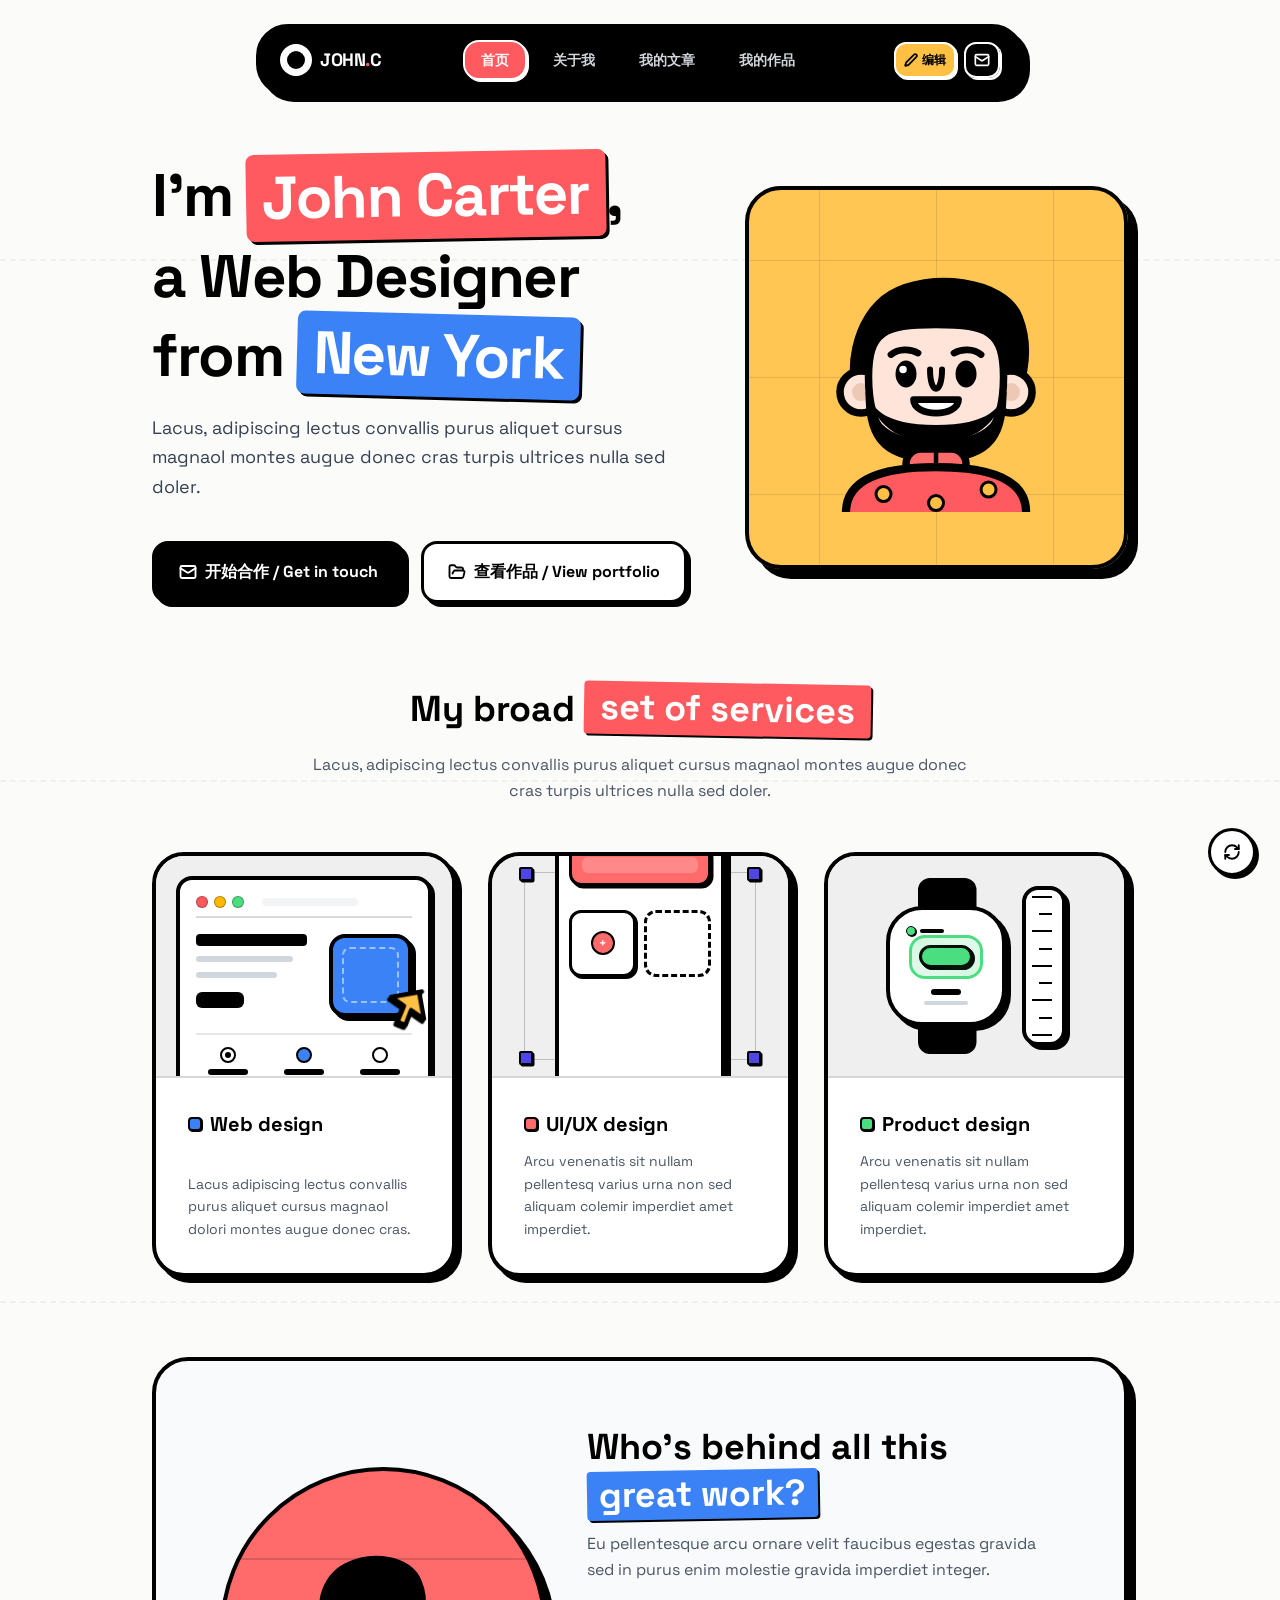
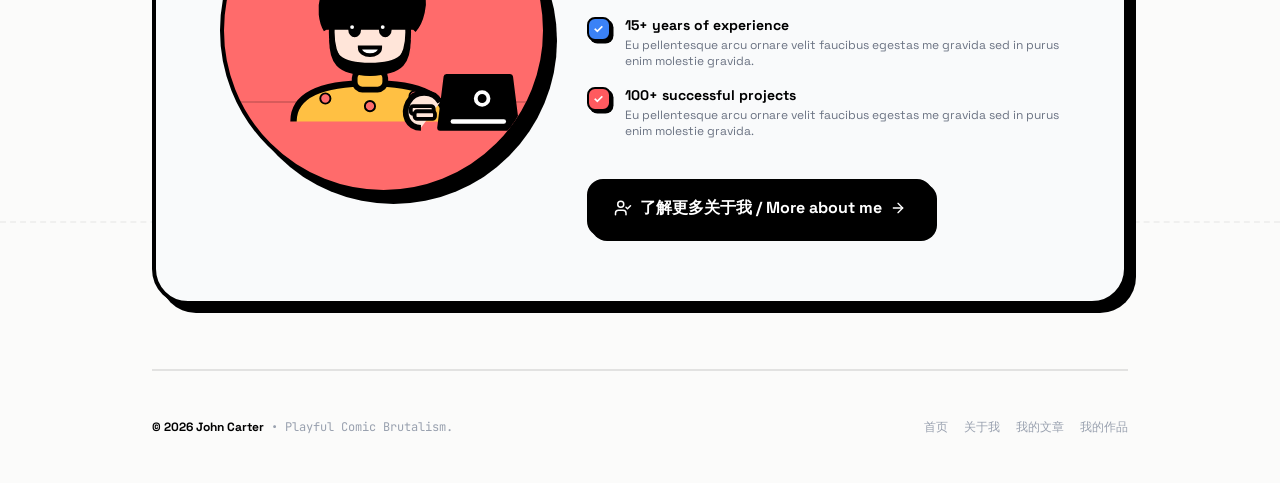
<file: docs/index.html>
<!doctype html>
<html lang="en">
  <head>
    <meta charset="UTF-8" />
    <meta name="viewport" content="width=device-width, initial-scale=1.0" />
    <title>沐枫-AI职业外脑</title>
    <script type="module" crossorigin src="./assets/index-CQVCyjYq.js"></script>
    <link rel="stylesheet" crossorigin href="./assets/index-CbfwRz4N.css">
  </head>
  <body>
    <div id="root"></div>
  </body>
</html>
</file>
<file: docs/assets/index-CbfwRz4N.css>
@import"https://fonts.googleapis.com/css2?family=Space+Grotesk:wght@400;500;700;900&family=Inter:wght@400;500;600;700;800&family=JetBrains+Mono:wght@400;500;700&display=swap";/*! tailwindcss v4.3.3 | MIT License | https://tailwindcss.com */@layer properties{@supports (((-webkit-hyphens:none)) and (not (margin-trim:inline))) or ((-moz-orient:inline) and (not (color:rgb(from red r g b)))){*,:before,:after,::backdrop{--tw-translate-x:0;--tw-translate-y:0;--tw-translate-z:0;--tw-scale-x:1;--tw-scale-y:1;--tw-scale-z:1;--tw-rotate-x:initial;--tw-rotate-y:initial;--tw-rotate-z:initial;--tw-skew-x:initial;--tw-skew-y:initial;--tw-space-y-reverse:0;--tw-border-style:solid;--tw-gradient-position:initial;--tw-gradient-from:#0000;--tw-gradient-via:#0000;--tw-gradient-to:#0000;--tw-gradient-stops:initial;--tw-gradient-via-stops:initial;--tw-gradient-from-position:0%;--tw-gradient-via-position:50%;--tw-gradient-to-position:100%;--tw-leading:initial;--tw-font-weight:initial;--tw-tracking:initial;--tw-shadow:0 0 #0000;--tw-shadow-color:initial;--tw-shadow-alpha:100%;--tw-inset-shadow:0 0 #0000;--tw-inset-shadow-color:initial;--tw-inset-shadow-alpha:100%;--tw-ring-color:initial;--tw-ring-shadow:0 0 #0000;--tw-inset-ring-color:initial;--tw-inset-ring-shadow:0 0 #0000;--tw-ring-inset:initial;--tw-ring-offset-width:0px;--tw-ring-offset-color:#fff;--tw-ring-offset-shadow:0 0 #0000;--tw-blur:initial;--tw-brightness:initial;--tw-contrast:initial;--tw-grayscale:initial;--tw-hue-rotate:initial;--tw-invert:initial;--tw-opacity:initial;--tw-saturate:initial;--tw-sepia:initial;--tw-drop-shadow:initial;--tw-drop-shadow-color:initial;--tw-drop-shadow-alpha:100%;--tw-drop-shadow-size:initial;--tw-backdrop-blur:initial;--tw-backdrop-brightness:initial;--tw-backdrop-contrast:initial;--tw-backdrop-grayscale:initial;--tw-backdrop-hue-rotate:initial;--tw-backdrop-invert:initial;--tw-backdrop-opacity:initial;--tw-backdrop-saturate:initial;--tw-backdrop-sepia:initial;--tw-duration:initial}}}@layer theme{:root,:host{--font-sans:"Space Grotesk", "Inter", ui-sans-serif, system-ui, sans-serif;--font-mono:"JetBrains Mono", ui-monospace, SFMono-Regular, monospace;--color-red-50:oklch(97.1% .013 17.38);--color-red-100:oklch(93.6% .032 17.717);--color-red-200:oklch(88.5% .062 18.334);--color-red-300:oklch(80.8% .114 19.571);--color-red-500:oklch(63.7% .237 25.331);--color-red-600:oklch(57.7% .245 27.325);--color-green-50:oklch(98.2% .018 155.826);--color-green-400:oklch(79.2% .209 151.711);--color-green-600:oklch(62.7% .194 149.214);--color-gray-50:oklch(98.5% .002 247.839);--color-gray-100:oklch(96.7% .003 264.542);--color-gray-200:oklch(92.8% .006 264.531);--color-gray-300:oklch(87.2% .01 258.338);--color-gray-400:oklch(70.7% .022 261.325);--color-gray-500:oklch(55.1% .027 264.364);--color-gray-600:oklch(44.6% .03 256.802);--color-gray-700:oklch(37.3% .034 259.733);--color-gray-800:oklch(27.8% .033 256.848);--color-gray-900:oklch(21% .034 264.665);--color-zinc-900:oklch(21% .006 285.885);--color-black:#000;--color-white:#fff;--spacing:.25rem;--container-xs:20rem;--container-lg:32rem;--container-xl:36rem;--container-2xl:42rem;--container-3xl:48rem;--container-5xl:64rem;--text-xs:.75rem;--text-xs--line-height:calc(1 / .75);--text-sm:.875rem;--text-sm--line-height:calc(1.25 / .875);--text-base:1rem;--text-base--line-height: 1.5 ;--text-lg:1.125rem;--text-lg--line-height:calc(1.75 / 1.125);--text-xl:1.25rem;--text-xl--line-height:calc(1.75 / 1.25);--text-2xl:1.5rem;--text-2xl--line-height:calc(2 / 1.5);--text-3xl:1.875rem;--text-3xl--line-height: 1.2 ;--text-4xl:2.25rem;--text-4xl--line-height:calc(2.5 / 2.25);--text-5xl:3rem;--text-5xl--line-height:1;--text-6xl:3.75rem;--text-6xl--line-height:1;--font-weight-normal:400;--font-weight-medium:500;--font-weight-bold:700;--font-weight-extrabold:800;--font-weight-black:900;--tracking-tight:-.025em;--tracking-wider:.05em;--tracking-widest:.1em;--leading-tight:1.25;--leading-snug:1.375;--leading-normal:1.5;--leading-relaxed:1.625;--radius-xs:.125rem;--radius-sm:.25rem;--radius-md:.375rem;--radius-lg:.5rem;--radius-xl:.75rem;--radius-2xl:1rem;--radius-3xl:1.5rem;--animate-spin:spin 1s linear infinite;--animate-pulse:pulse 2s cubic-bezier(.4, 0, .6, 1) infinite;--blur-xs:4px;--default-transition-duration:.15s;--default-transition-timing-function:cubic-bezier(.4, 0, .2, 1);--default-font-family:var(--font-sans);--default-mono-font-family:var(--font-mono)}}@layer base{*,:after,:before,::backdrop{box-sizing:border-box;border:0 solid;margin:0;padding:0}::file-selector-button{box-sizing:border-box;border:0 solid;margin:0;padding:0}html,:host{-webkit-text-size-adjust:100%;-moz-tab-size:4;tab-size:4;line-height:1.5;font-family:var(--default-font-family,-apple-system, BlinkMacSystemFont, "Segoe UI", Roboto, "Helvetica Neue", "Noto Sans", Arial, sans-serif, "Apple Color Emoji", "Segoe UI Emoji", "Segoe UI Symbol", "Noto Color Emoji");font-feature-settings:var(--default-font-feature-settings,normal);font-variation-settings:var(--default-font-variation-settings,normal);-webkit-tap-highlight-color:transparent}hr{height:0;color:inherit;border-top-width:1px}abbr:where([title]){-webkit-text-decoration:underline dotted;text-decoration:underline dotted}h1,h2,h3,h4,h5,h6{font-size:inherit;font-weight:inherit}a{color:inherit;-webkit-text-decoration:inherit;text-decoration:inherit}b,strong{font-weight:bolder}code,kbd,samp,pre{font-family:var(--default-mono-font-family,ui-monospace, SFMono-Regular, Menlo, Monaco, Consolas, "Liberation Mono", "Courier New", monospace);font-feature-settings:var(--default-mono-font-feature-settings,normal);font-variation-settings:var(--default-mono-font-variation-settings,normal);font-size:1em}small{font-size:80%}sub,sup{vertical-align:baseline;font-size:75%;line-height:0;position:relative}sub{bottom:-.25em}sup{top:-.5em}table{text-indent:0;border-color:inherit;border-collapse:collapse}:-moz-focusring:where(:not(iframe)){outline:auto}progress{vertical-align:baseline}summary{display:list-item}ol,ul,menu{list-style:none}img,svg,video,canvas,audio,iframe,embed,object{vertical-align:middle;display:block}img,video{max-width:100%;height:auto}button,input,select,optgroup,textarea{font:inherit;font-feature-settings:inherit;font-variation-settings:inherit;letter-spacing:inherit;color:inherit;opacity:1;background-color:#0000;border-radius:0}::file-selector-button{font:inherit;font-feature-settings:inherit;font-variation-settings:inherit;letter-spacing:inherit;color:inherit;opacity:1;background-color:#0000;border-radius:0}:where(select:is([multiple],[size])) optgroup{font-weight:bolder}:where(select:is([multiple],[size])) optgroup option{padding-inline-start:20px}::file-selector-button{margin-inline-end:4px}::placeholder{opacity:1}@supports (not ((-webkit-appearance:-apple-pay-button))) or (contain-intrinsic-size:1px){::placeholder{color:currentColor}@supports (color:color-mix(in lab,red,red)){::placeholder{color:color-mix(in oklab,currentcolor 50%,transparent)}}}textarea{resize:vertical}::-webkit-search-decoration{-webkit-appearance:none}::-webkit-date-and-time-value{min-height:1lh;text-align:inherit}::-webkit-datetime-edit{display:inline-flex}::-webkit-datetime-edit-fields-wrapper{padding:0}::-webkit-datetime-edit{padding-block:0}::-webkit-datetime-edit-year-field{padding-block:0}::-webkit-datetime-edit-month-field{padding-block:0}::-webkit-datetime-edit-day-field{padding-block:0}::-webkit-datetime-edit-hour-field{padding-block:0}::-webkit-datetime-edit-minute-field{padding-block:0}::-webkit-datetime-edit-second-field{padding-block:0}::-webkit-datetime-edit-millisecond-field{padding-block:0}::-webkit-datetime-edit-meridiem-field{padding-block:0}::-webkit-calendar-picker-indicator{line-height:1}:-moz-ui-invalid{box-shadow:none}button,input:where([type=button],[type=reset],[type=submit]){-webkit-appearance:button;-moz-appearance:button;appearance:button}::file-selector-button{-webkit-appearance:button;-moz-appearance:button;appearance:button}::-webkit-inner-spin-button{height:auto}::-webkit-outer-spin-button{height:auto}[hidden]:where(:not([hidden=until-found])){display:none!important}body{color:#1a1a1a;font-family:var(--font-sans);background-color:#fafaf9}}@layer components;@layer utilities{.pointer-events-auto{pointer-events:auto}.pointer-events-none{pointer-events:none}.absolute{position:absolute}.fixed{position:fixed}.relative{position:relative}.sticky{position:sticky}.inset-0{top:0;right:0;bottom:0;left:0}.-top-1\.5{top:calc(var(--spacing) * -1.5)}.top-0{top:0}.top-1\.5{top:calc(var(--spacing) * 1.5)}.top-4{top:calc(var(--spacing) * 4)}.top-\[0\]{top:0}.-right-1\.5{right:calc(var(--spacing) * -1.5)}.right-3{right:calc(var(--spacing) * 3)}.right-6{right:calc(var(--spacing) * 6)}.right-8{right:calc(var(--spacing) * 8)}.-bottom-1\.5{bottom:calc(var(--spacing) * -1.5)}.bottom-4{bottom:calc(var(--spacing) * 4)}.bottom-6{bottom:calc(var(--spacing) * 6)}.bottom-8{bottom:calc(var(--spacing) * 8)}.-left-1\.5{left:calc(var(--spacing) * -1.5)}.-left-\[45px\]{left:-45px}.left-1\/2{left:50%}.left-4{left:calc(var(--spacing) * 4)}.left-8{left:calc(var(--spacing) * 8)}.z-10{z-index:10}.z-20{z-index:20}.z-40{z-index:40}.z-50{z-index:50}.z-\[60\]{z-index:60}.z-\[100\]{z-index:100}.z-\[9999\]{z-index:9999}.col-span-1{grid-column:span 1/span 1}.col-span-5{grid-column:span 5/span 5}.col-span-7{grid-column:span 7/span 7}.col-span-full{grid-column:1/-1}.container{width:100%}@media(min-width:40rem){.container{max-width:40rem}}@media(min-width:48rem){.container{max-width:48rem}}@media(min-width:64rem){.container{max-width:64rem}}@media(min-width:80rem){.container{max-width:80rem}}@media(min-width:96rem){.container{max-width:96rem}}.mx-auto{margin-inline:auto}.-mt-1{margin-top:calc(var(--spacing) * -1)}.mt-0\.5{margin-top:calc(var(--spacing) * .5)}.mt-1{margin-top:var(--spacing)}.mt-2{margin-top:calc(var(--spacing) * 2)}.mt-2\.5{margin-top:calc(var(--spacing) * 2.5)}.mt-4{margin-top:calc(var(--spacing) * 4)}.mt-6{margin-top:calc(var(--spacing) * 6)}.mt-12{margin-top:calc(var(--spacing) * 12)}.mt-auto{margin-top:auto}.-mb-1{margin-bottom:calc(var(--spacing) * -1)}.mb-2{margin-bottom:calc(var(--spacing) * 2)}.ml-3{margin-left:calc(var(--spacing) * 3)}.ml-4{margin-left:calc(var(--spacing) * 4)}.line-clamp-3{-webkit-line-clamp:3;-webkit-box-orient:vertical;display:-webkit-box;overflow:hidden}.contents{display:contents}.flex{display:flex}.grid{display:grid}.hidden{display:none}.inline{display:inline}.inline-block{display:inline-block}.aspect-\[4\/3\]{aspect-ratio:4/3}.aspect-\[9\/18\]{aspect-ratio:9/18}.aspect-square{aspect-ratio:1}.h-1{height:var(--spacing)}.h-1\.5{height:calc(var(--spacing) * 1.5)}.h-1\/2{height:50%}.h-2{height:calc(var(--spacing) * 2)}.h-2\.5{height:calc(var(--spacing) * 2.5)}.h-3{height:calc(var(--spacing) * 3)}.h-3\.5{height:calc(var(--spacing) * 3.5)}.h-3\/4{height:75%}.h-3\/5{height:60%}.h-4{height:calc(var(--spacing) * 4)}.h-4\/5{height:80%}.h-6{height:calc(var(--spacing) * 6)}.h-7{height:calc(var(--spacing) * 7)}.h-8{height:calc(var(--spacing) * 8)}.h-10{height:calc(var(--spacing) * 10)}.h-11\/12{height:91.6667%}.h-12{height:calc(var(--spacing) * 12)}.h-24{height:calc(var(--spacing) * 24)}.h-\[2px\]{height:2px}.h-\[160px\]{height:160px}.h-full{height:100%}.h-screen{height:100vh}.max-h-\[90vh\]{max-height:90vh}.max-h-\[220px\]{max-height:220px}.min-h-\[100px\]{min-height:100px}.min-h-screen{min-height:100vh}.w-1\.5{width:calc(var(--spacing) * 1.5)}.w-1\/2{width:50%}.w-1\/3{width:33.3333%}.w-2\.5{width:calc(var(--spacing) * 2.5)}.w-2\/3{width:66.6667%}.w-3{width:calc(var(--spacing) * 3)}.w-3\.5{width:calc(var(--spacing) * 3.5)}.w-3\/4{width:75%}.w-4{width:calc(var(--spacing) * 4)}.w-4\/5{width:80%}.w-5\/6{width:83.3333%}.w-6{width:calc(var(--spacing) * 6)}.w-7{width:calc(var(--spacing) * 7)}.w-8{width:calc(var(--spacing) * 8)}.w-10{width:calc(var(--spacing) * 10)}.w-11\/12{width:91.6667%}.w-12{width:calc(var(--spacing) * 12)}.w-14{width:calc(var(--spacing) * 14)}.w-16{width:calc(var(--spacing) * 16)}.w-18{width:calc(var(--spacing) * 18)}.w-24{width:calc(var(--spacing) * 24)}.w-\[44px\]{width:44px}.w-\[120px\]{width:120px}.w-\[150px\]{width:150px}.w-\[260px\]{width:260px}.w-auto{width:auto}.w-full{width:100%}.w-screen{width:100vw}.max-w-2xl{max-width:var(--container-2xl)}.max-w-3xl{max-width:var(--container-3xl)}.max-w-5xl{max-width:var(--container-5xl)}.max-w-\[340px\]{max-width:340px}.max-w-\[540px\]{max-width:540px}.max-w-lg{max-width:var(--container-lg)}.max-w-none{max-width:none}.max-w-xl{max-width:var(--container-xl)}.max-w-xs{max-width:var(--container-xs)}.shrink-0{flex-shrink:0}.flex-grow{flex-grow:1}.-translate-x-1\/2{--tw-translate-x: -50% ;translate:var(--tw-translate-x) var(--tw-translate-y)}.translate-x-3{--tw-translate-x:calc(var(--spacing) * 3);translate:var(--tw-translate-x) var(--tw-translate-y)}.translate-x-\[-2px\]{--tw-translate-x:-2px;translate:var(--tw-translate-x) var(--tw-translate-y)}.translate-y-2{--tw-translate-y:calc(var(--spacing) * 2);translate:var(--tw-translate-x) var(--tw-translate-y)}.translate-y-\[-2px\]{--tw-translate-y:-2px;translate:var(--tw-translate-x) var(--tw-translate-y)}.scale-110{--tw-scale-x:110%;--tw-scale-y:110%;--tw-scale-z:110%;scale:var(--tw-scale-x) var(--tw-scale-y)}.rotate-45{rotate:45deg}.rotate-\[-1deg\]{rotate:-1deg}.rotate-\[1\.5deg\]{rotate:1.5deg}.rotate-\[1deg\]{rotate:1deg}.rotate-\[80deg\]{rotate:80deg}.transform{transform:var(--tw-rotate-x,) var(--tw-rotate-y,) var(--tw-rotate-z,) var(--tw-skew-x,) var(--tw-skew-y,)}.animate-pulse{animation:var(--animate-pulse)}.animate-spin{animation:var(--animate-spin)}.cursor-pointer{cursor:pointer}.list-disc{list-style-type:disc}.appearance-none{-webkit-appearance:none;-moz-appearance:none;appearance:none}.grid-cols-1{grid-template-columns:repeat(1,minmax(0,1fr))}.grid-cols-2{grid-template-columns:repeat(2,minmax(0,1fr))}.grid-cols-3{grid-template-columns:repeat(3,minmax(0,1fr))}.grid-cols-12{grid-template-columns:repeat(12,minmax(0,1fr))}.flex-col{flex-direction:column}.flex-wrap{flex-wrap:wrap}.items-center{align-items:center}.items-end{align-items:flex-end}.items-start{align-items:flex-start}.justify-around{justify-content:space-around}.justify-between{justify-content:space-between}.justify-center{justify-content:center}.justify-end{justify-content:flex-end}.justify-start{justify-content:flex-start}.gap-0\.5{gap:calc(var(--spacing) * .5)}.gap-1{gap:var(--spacing)}.gap-1\.5{gap:calc(var(--spacing) * 1.5)}.gap-2{gap:calc(var(--spacing) * 2)}.gap-2\.5{gap:calc(var(--spacing) * 2.5)}.gap-3{gap:calc(var(--spacing) * 3)}.gap-3\.5{gap:calc(var(--spacing) * 3.5)}.gap-4{gap:calc(var(--spacing) * 4)}.gap-6{gap:calc(var(--spacing) * 6)}.gap-8{gap:calc(var(--spacing) * 8)}.gap-10{gap:calc(var(--spacing) * 10)}:where(.space-y-0\.5>:not(:last-child)){--tw-space-y-reverse:0;margin-block-start:calc(calc(var(--spacing) * .5) * var(--tw-space-y-reverse));margin-block-end:calc(calc(var(--spacing) * .5) * calc(1 - var(--tw-space-y-reverse)))}:where(.space-y-1>:not(:last-child)){--tw-space-y-reverse:0;margin-block-start:calc(var(--spacing) * var(--tw-space-y-reverse));margin-block-end:calc(var(--spacing) * calc(1 - var(--tw-space-y-reverse)))}:where(.space-y-1\.5>:not(:last-child)){--tw-space-y-reverse:0;margin-block-start:calc(calc(var(--spacing) * 1.5) * var(--tw-space-y-reverse));margin-block-end:calc(calc(var(--spacing) * 1.5) * calc(1 - var(--tw-space-y-reverse)))}:where(.space-y-2>:not(:last-child)){--tw-space-y-reverse:0;margin-block-start:calc(calc(var(--spacing) * 2) * var(--tw-space-y-reverse));margin-block-end:calc(calc(var(--spacing) * 2) * calc(1 - var(--tw-space-y-reverse)))}:where(.space-y-3>:not(:last-child)){--tw-space-y-reverse:0;margin-block-start:calc(calc(var(--spacing) * 3) * var(--tw-space-y-reverse));margin-block-end:calc(calc(var(--spacing) * 3) * calc(1 - var(--tw-space-y-reverse)))}:where(.space-y-4>:not(:last-child)){--tw-space-y-reverse:0;margin-block-start:calc(calc(var(--spacing) * 4) * var(--tw-space-y-reverse));margin-block-end:calc(calc(var(--spacing) * 4) * calc(1 - var(--tw-space-y-reverse)))}:where(.space-y-6>:not(:last-child)){--tw-space-y-reverse:0;margin-block-start:calc(calc(var(--spacing) * 6) * var(--tw-space-y-reverse));margin-block-end:calc(calc(var(--spacing) * 6) * calc(1 - var(--tw-space-y-reverse)))}:where(.space-y-8>:not(:last-child)){--tw-space-y-reverse:0;margin-block-start:calc(calc(var(--spacing) * 8) * var(--tw-space-y-reverse));margin-block-end:calc(calc(var(--spacing) * 8) * calc(1 - var(--tw-space-y-reverse)))}:where(.space-y-10>:not(:last-child)){--tw-space-y-reverse:0;margin-block-start:calc(calc(var(--spacing) * 10) * var(--tw-space-y-reverse));margin-block-end:calc(calc(var(--spacing) * 10) * calc(1 - var(--tw-space-y-reverse)))}:where(.space-y-12>:not(:last-child)){--tw-space-y-reverse:0;margin-block-start:calc(calc(var(--spacing) * 12) * var(--tw-space-y-reverse));margin-block-end:calc(calc(var(--spacing) * 12) * calc(1 - var(--tw-space-y-reverse)))}:where(.space-y-20>:not(:last-child)){--tw-space-y-reverse:0;margin-block-start:calc(calc(var(--spacing) * 20) * var(--tw-space-y-reverse));margin-block-end:calc(calc(var(--spacing) * 20) * calc(1 - var(--tw-space-y-reverse)))}.overflow-hidden{overflow:hidden}.overflow-x-auto{overflow-x:auto}.overflow-y-auto{overflow-y:auto}.rounded{border-radius:.25rem}.rounded-2xl{border-radius:var(--radius-2xl)}.rounded-3xl{border-radius:var(--radius-3xl)}.rounded-\[24px\]{border-radius:24px}.rounded-\[28px\]{border-radius:28px}.rounded-\[32px\]{border-radius:32px}.rounded-\[36px\]{border-radius:36px}.rounded-full{border-radius:3.40282e38px}.rounded-lg{border-radius:var(--radius-lg)}.rounded-md{border-radius:var(--radius-md)}.rounded-sm{border-radius:var(--radius-sm)}.rounded-xl{border-radius:var(--radius-xl)}.rounded-xs{border-radius:var(--radius-xs)}.rounded-t-3xl{border-top-left-radius:var(--radius-3xl);border-top-right-radius:var(--radius-3xl)}.rounded-t-xl{border-top-left-radius:var(--radius-xl);border-top-right-radius:var(--radius-xl)}.rounded-b-lg{border-bottom-right-radius:var(--radius-lg);border-bottom-left-radius:var(--radius-lg)}.rounded-b-xl{border-bottom-right-radius:var(--radius-xl);border-bottom-left-radius:var(--radius-xl)}.border{border-style:var(--tw-border-style);border-width:1px}.border-2{border-style:var(--tw-border-style);border-width:2px}.border-3{border-style:var(--tw-border-style);border-width:3px}.border-4{border-style:var(--tw-border-style);border-width:4px}.border-\[7px\]{border-style:var(--tw-border-style);border-width:7px}.border-t{border-top-style:var(--tw-border-style);border-top-width:1px}.border-t-2{border-top-style:var(--tw-border-style);border-top-width:2px}.border-t-3{border-top-style:var(--tw-border-style);border-top-width:3px}.border-t-4{border-top-style:var(--tw-border-style);border-top-width:4px}.border-r{border-right-style:var(--tw-border-style);border-right-width:1px}.border-b{border-bottom-style:var(--tw-border-style);border-bottom-width:1px}.border-b-2{border-bottom-style:var(--tw-border-style);border-bottom-width:2px}.border-b-4{border-bottom-style:var(--tw-border-style);border-bottom-width:4px}.border-l-4{border-left-style:var(--tw-border-style);border-left-width:4px}.border-dashed{--tw-border-style:dashed;border-style:dashed}.border-none{--tw-border-style:none;border-style:none}.border-\[\#3B82F6\]{border-color:#3b82f6}.border-\[\#4ADE80\]{border-color:#4ade80}.border-\[\#FF5A5F\]{border-color:#ff5a5f}.border-\[\#FF5A5F\]\/20{border-color:#ff5a5f33}.border-\[\#FF5A5F\]\/40{border-color:#ff5a5f66}.border-black{border-color:var(--color-black)}.border-black\/5{border-color:#0000000d}@supports (color:color-mix(in lab,red,red)){.border-black\/5{border-color:color-mix(in oklab,var(--color-black) 5%,transparent)}}.border-black\/10{border-color:#0000001a}@supports (color:color-mix(in lab,red,red)){.border-black\/10{border-color:color-mix(in oklab,var(--color-black) 10%,transparent)}}.border-black\/15{border-color:#00000026}@supports (color:color-mix(in lab,red,red)){.border-black\/15{border-color:color-mix(in oklab,var(--color-black) 15%,transparent)}}.border-black\/20{border-color:#0003}@supports (color:color-mix(in lab,red,red)){.border-black\/20{border-color:color-mix(in oklab,var(--color-black) 20%,transparent)}}.border-black\/30{border-color:#0000004d}@supports (color:color-mix(in lab,red,red)){.border-black\/30{border-color:color-mix(in oklab,var(--color-black) 30%,transparent)}}.border-gray-100{border-color:var(--color-gray-100)}.border-gray-200{border-color:var(--color-gray-200)}.border-gray-400{border-color:var(--color-gray-400)}.border-red-200{border-color:var(--color-red-200)}.border-red-300{border-color:var(--color-red-300)}.border-transparent{border-color:#0000}.border-white{border-color:var(--color-white)}.border-white\/50{border-color:#ffffff80}@supports (color:color-mix(in lab,red,red)){.border-white\/50{border-color:color-mix(in oklab,var(--color-white) 50%,transparent)}}.bg-\[\#3B82F6\]{background-color:#3b82f6}.bg-\[\#3B82F6\]\/10{background-color:#3b82f61a}.bg-\[\#4ADE80\]{background-color:#4ade80}.bg-\[\#4ADE80\]\/10{background-color:#4ade801a}.bg-\[\#4ADE80\]\/15{background-color:#4ade8026}.bg-\[\#4ADE80\]\/20{background-color:#4ade8033}.bg-\[\#4F46E5\]{background-color:#4f46e5}.bg-\[\#EFEFEF\]{background-color:#efefef}.bg-\[\#FBFBFA\]{background-color:#fbfbfa}.bg-\[\#FF5A5F\]{background-color:#ff5a5f}.bg-\[\#FF5A5F\]\/10{background-color:#ff5a5f1a}.bg-\[\#FF6B6B\]{background-color:#ff6b6b}.bg-\[\#FFB800\]{background-color:#ffb800}.bg-\[\#FFC043\]{background-color:#ffc043}.bg-\[\#FFC043\]\/15{background-color:#ffc04326}.bg-\[\#FFC043\]\/30{background-color:#ffc0434d}.bg-\[\#FFC043\]\/90{background-color:#ffc043e6}.bg-black{background-color:var(--color-black)}.bg-black\/60{background-color:#0009}@supports (color:color-mix(in lab,red,red)){.bg-black\/60{background-color:color-mix(in oklab,var(--color-black) 60%,transparent)}}.bg-gray-50{background-color:var(--color-gray-50)}.bg-gray-100{background-color:var(--color-gray-100)}.bg-gray-200{background-color:var(--color-gray-200)}.bg-gray-300{background-color:var(--color-gray-300)}.bg-gray-600{background-color:var(--color-gray-600)}.bg-gray-900{background-color:var(--color-gray-900)}.bg-green-50{background-color:var(--color-green-50)}.bg-red-50{background-color:var(--color-red-50)}.bg-transparent{background-color:#0000}.bg-white{background-color:var(--color-white)}.bg-white\/20{background-color:#fff3}@supports (color:color-mix(in lab,red,red)){.bg-white\/20{background-color:color-mix(in oklab,var(--color-white) 20%,transparent)}}.bg-white\/50{background-color:#ffffff80}@supports (color:color-mix(in lab,red,red)){.bg-white\/50{background-color:color-mix(in oklab,var(--color-white) 50%,transparent)}}.bg-gradient-to-tr{--tw-gradient-position:to top right in oklab;background-image:linear-gradient(var(--tw-gradient-stops))}.from-transparent{--tw-gradient-from:transparent;--tw-gradient-stops:var(--tw-gradient-via-stops,var(--tw-gradient-position), var(--tw-gradient-from) var(--tw-gradient-from-position), var(--tw-gradient-to) var(--tw-gradient-to-position))}.via-\[\#4ADE80\]\/10{--tw-gradient-via:oklab(80.0349% -.160317 .0862818/.1);--tw-gradient-via-stops:var(--tw-gradient-position), var(--tw-gradient-from) var(--tw-gradient-from-position), var(--tw-gradient-via) var(--tw-gradient-via-position), var(--tw-gradient-to) var(--tw-gradient-to-position);--tw-gradient-stops:var(--tw-gradient-via-stops)}.to-transparent{--tw-gradient-to:transparent;--tw-gradient-stops:var(--tw-gradient-via-stops,var(--tw-gradient-position), var(--tw-gradient-from) var(--tw-gradient-from-position), var(--tw-gradient-to) var(--tw-gradient-to-position))}.p-1{padding:var(--spacing)}.p-1\.5{padding:calc(var(--spacing) * 1.5)}.p-2{padding:calc(var(--spacing) * 2)}.p-2\.5{padding:calc(var(--spacing) * 2.5)}.p-3{padding:calc(var(--spacing) * 3)}.p-4{padding:calc(var(--spacing) * 4)}.p-5{padding:calc(var(--spacing) * 5)}.p-6{padding:calc(var(--spacing) * 6)}.p-8{padding:calc(var(--spacing) * 8)}.px-1{padding-inline:var(--spacing)}.px-1\.5{padding-inline:calc(var(--spacing) * 1.5)}.px-2{padding-inline:calc(var(--spacing) * 2)}.px-2\.5{padding-inline:calc(var(--spacing) * 2.5)}.px-3{padding-inline:calc(var(--spacing) * 3)}.px-4{padding-inline:calc(var(--spacing) * 4)}.px-5{padding-inline:calc(var(--spacing) * 5)}.px-6{padding-inline:calc(var(--spacing) * 6)}.py-0\.5{padding-block:calc(var(--spacing) * .5)}.py-1{padding-block:var(--spacing)}.py-1\.5{padding-block:calc(var(--spacing) * 1.5)}.py-2{padding-block:calc(var(--spacing) * 2)}.py-2\.5{padding-block:calc(var(--spacing) * 2.5)}.py-3{padding-block:calc(var(--spacing) * 3)}.py-3\.5{padding-block:calc(var(--spacing) * 3.5)}.py-4{padding-block:calc(var(--spacing) * 4)}.py-6{padding-block:calc(var(--spacing) * 6)}.py-16{padding-block:calc(var(--spacing) * 16)}.pt-1{padding-top:var(--spacing)}.pt-2{padding-top:calc(var(--spacing) * 2)}.pt-3{padding-top:calc(var(--spacing) * 3)}.pt-4{padding-top:calc(var(--spacing) * 4)}.pt-6{padding-top:calc(var(--spacing) * 6)}.pt-12{padding-top:calc(var(--spacing) * 12)}.pr-1{padding-right:var(--spacing)}.pr-2{padding-right:calc(var(--spacing) * 2)}.pb-1{padding-bottom:var(--spacing)}.pb-1\.5{padding-bottom:calc(var(--spacing) * 1.5)}.pb-2{padding-bottom:calc(var(--spacing) * 2)}.pb-4{padding-bottom:calc(var(--spacing) * 4)}.pb-6{padding-bottom:calc(var(--spacing) * 6)}.pb-12{padding-bottom:calc(var(--spacing) * 12)}.pb-16{padding-bottom:calc(var(--spacing) * 16)}.pl-2{padding-left:calc(var(--spacing) * 2)}.pl-3{padding-left:calc(var(--spacing) * 3)}.pl-5{padding-left:calc(var(--spacing) * 5)}.pl-8{padding-left:calc(var(--spacing) * 8)}.text-center{text-align:center}.text-left{text-align:left}.text-right{text-align:right}.font-mono{font-family:var(--font-mono)}.font-sans{font-family:var(--font-sans)}.text-2xl{font-size:var(--text-2xl);line-height:var(--tw-leading,var(--text-2xl--line-height))}.text-3xl{font-size:var(--text-3xl);line-height:var(--tw-leading,var(--text-3xl--line-height))}.text-4xl{font-size:var(--text-4xl);line-height:var(--tw-leading,var(--text-4xl--line-height))}.text-base{font-size:var(--text-base);line-height:var(--tw-leading,var(--text-base--line-height))}.text-lg{font-size:var(--text-lg);line-height:var(--tw-leading,var(--text-lg--line-height))}.text-sm{font-size:var(--text-sm);line-height:var(--tw-leading,var(--text-sm--line-height))}.text-xl{font-size:var(--text-xl);line-height:var(--tw-leading,var(--text-xl--line-height))}.text-xs{font-size:var(--text-xs);line-height:var(--tw-leading,var(--text-xs--line-height))}.text-\[9px\]{font-size:9px}.text-\[10px\]{font-size:10px}.leading-normal{--tw-leading:var(--leading-normal);line-height:var(--leading-normal)}.leading-relaxed{--tw-leading:var(--leading-relaxed);line-height:var(--leading-relaxed)}.leading-snug{--tw-leading:var(--leading-snug);line-height:var(--leading-snug)}.leading-tight{--tw-leading:var(--leading-tight);line-height:var(--leading-tight)}.font-black{--tw-font-weight:var(--font-weight-black);font-weight:var(--font-weight-black)}.font-bold{--tw-font-weight:var(--font-weight-bold);font-weight:var(--font-weight-bold)}.font-extrabold{--tw-font-weight:var(--font-weight-extrabold);font-weight:var(--font-weight-extrabold)}.font-medium{--tw-font-weight:var(--font-weight-medium);font-weight:var(--font-weight-medium)}.font-normal{--tw-font-weight:var(--font-weight-normal);font-weight:var(--font-weight-normal)}.tracking-tight{--tw-tracking:var(--tracking-tight);letter-spacing:var(--tracking-tight)}.tracking-wider{--tw-tracking:var(--tracking-wider);letter-spacing:var(--tracking-wider)}.tracking-widest{--tw-tracking:var(--tracking-widest);letter-spacing:var(--tracking-widest)}.whitespace-pre-line{white-space:pre-line}.text-\[\#3B82F6\]{color:#3b82f6}.text-\[\#FF5A5F\]{color:#ff5a5f}.text-black{color:var(--color-black)}.text-gray-300{color:var(--color-gray-300)}.text-gray-400{color:var(--color-gray-400)}.text-gray-500{color:var(--color-gray-500)}.text-gray-600{color:var(--color-gray-600)}.text-gray-700{color:var(--color-gray-700)}.text-gray-800{color:var(--color-gray-800)}.text-green-400{color:var(--color-green-400)}.text-green-600{color:var(--color-green-600)}.text-red-500{color:var(--color-red-500)}.text-red-600{color:var(--color-red-600)}.text-white{color:var(--color-white)}.uppercase{text-transform:uppercase}.placeholder-gray-400::placeholder{color:var(--color-gray-400)}.accent-black{accent-color:var(--color-black)}.opacity-4{opacity:.04}.opacity-10{opacity:.1}.opacity-15{opacity:.15}.shadow{--tw-shadow:0 1px 3px 0 var(--tw-shadow-color,#0000001a), 0 1px 2px -1px var(--tw-shadow-color,#0000001a);box-shadow:var(--tw-inset-shadow),var(--tw-inset-ring-shadow),var(--tw-ring-offset-shadow),var(--tw-ring-shadow),var(--tw-shadow)}.shadow-\[-10px_0px_0px_0px_rgba\(0\,0\,0\,1\)\]{--tw-shadow:-10px 0px 0px 0px var(--tw-shadow-color,#000);box-shadow:var(--tw-inset-shadow),var(--tw-inset-ring-shadow),var(--tw-ring-offset-shadow),var(--tw-ring-shadow),var(--tw-shadow)}.shadow-\[0px_2px_4px_rgba\(0\,0\,0\,0\.1\)\]{--tw-shadow:0px 2px 4px var(--tw-shadow-color,#0000001a);box-shadow:var(--tw-inset-shadow),var(--tw-inset-ring-shadow),var(--tw-ring-offset-shadow),var(--tw-ring-shadow),var(--tw-shadow)}.shadow-\[1\.5px_1\.5px_0px_rgba\(0\,0\,0\,1\)\]{--tw-shadow:1.5px 1.5px 0px var(--tw-shadow-color,#000);box-shadow:var(--tw-inset-shadow),var(--tw-inset-ring-shadow),var(--tw-ring-offset-shadow),var(--tw-ring-shadow),var(--tw-shadow)}.shadow-\[1px_1\.5px_0px_rgba\(0\,0\,0\,1\)\]{--tw-shadow:1px 1.5px 0px var(--tw-shadow-color,#000);box-shadow:var(--tw-inset-shadow),var(--tw-inset-ring-shadow),var(--tw-ring-offset-shadow),var(--tw-ring-shadow),var(--tw-shadow)}.shadow-\[1px_1px_0px_rgba\(0\,0\,0\,1\)\]{--tw-shadow:1px 1px 0px var(--tw-shadow-color,#000);box-shadow:var(--tw-inset-shadow),var(--tw-inset-ring-shadow),var(--tw-ring-offset-shadow),var(--tw-ring-shadow),var(--tw-shadow)}.shadow-\[2\.5px_0px_0px_rgba\(0\,0\,0\,1\)\]{--tw-shadow:2.5px 0px 0px var(--tw-shadow-color,#000);box-shadow:var(--tw-inset-shadow),var(--tw-inset-ring-shadow),var(--tw-ring-offset-shadow),var(--tw-ring-shadow),var(--tw-shadow)}.shadow-\[2\.5px_2\.5px_0px_rgba\(0\,0\,0\,1\)\]{--tw-shadow:2.5px 2.5px 0px var(--tw-shadow-color,#000);box-shadow:var(--tw-inset-shadow),var(--tw-inset-ring-shadow),var(--tw-ring-offset-shadow),var(--tw-ring-shadow),var(--tw-shadow)}.shadow-\[2px_2px_0px_rgba\(0\,0\,0\,1\)\]{--tw-shadow:2px 2px 0px var(--tw-shadow-color,#000);box-shadow:var(--tw-inset-shadow),var(--tw-inset-ring-shadow),var(--tw-ring-offset-shadow),var(--tw-ring-shadow),var(--tw-shadow)}.shadow-\[2px_2px_0px_rgba\(255\,255\,255\,1\)\]{--tw-shadow:2px 2px 0px var(--tw-shadow-color,#fff);box-shadow:var(--tw-inset-shadow),var(--tw-inset-ring-shadow),var(--tw-ring-offset-shadow),var(--tw-ring-shadow),var(--tw-shadow)}.shadow-\[3\.5px_3\.5px_0px_rgba\(0\,0\,0\,1\)\]{--tw-shadow:3.5px 3.5px 0px var(--tw-shadow-color,#000);box-shadow:var(--tw-inset-shadow),var(--tw-inset-ring-shadow),var(--tw-ring-offset-shadow),var(--tw-ring-shadow),var(--tw-shadow)}.shadow-\[3px_3px_0px_0px_rgba\(0\,0\,0\,1\)\]{--tw-shadow:3px 3px 0px 0px var(--tw-shadow-color,#000);box-shadow:var(--tw-inset-shadow),var(--tw-inset-ring-shadow),var(--tw-ring-offset-shadow),var(--tw-ring-shadow),var(--tw-shadow)}.shadow-\[3px_3px_0px_rgba\(0\,0\,0\,1\)\]{--tw-shadow:3px 3px 0px var(--tw-shadow-color,#000);box-shadow:var(--tw-inset-shadow),var(--tw-inset-ring-shadow),var(--tw-ring-offset-shadow),var(--tw-ring-shadow),var(--tw-shadow)}.shadow-\[4px_4px_0px_0px_rgba\(0\,0\,0\,1\)\]{--tw-shadow:4px 4px 0px 0px var(--tw-shadow-color,#000);box-shadow:var(--tw-inset-shadow),var(--tw-inset-ring-shadow),var(--tw-ring-offset-shadow),var(--tw-ring-shadow),var(--tw-shadow)}.shadow-\[4px_4px_0px_rgba\(0\,0\,0\,1\)\]{--tw-shadow:4px 4px 0px var(--tw-shadow-color,#000);box-shadow:var(--tw-inset-shadow),var(--tw-inset-ring-shadow),var(--tw-ring-offset-shadow),var(--tw-ring-shadow),var(--tw-shadow)}.shadow-\[5px_5px_0px_0px_rgba\(0\,0\,0\,1\)\]{--tw-shadow:5px 5px 0px 0px var(--tw-shadow-color,#000);box-shadow:var(--tw-inset-shadow),var(--tw-inset-ring-shadow),var(--tw-ring-offset-shadow),var(--tw-ring-shadow),var(--tw-shadow)}.shadow-\[6px_6px_0px_0px_rgba\(0\,0\,0\,1\)\]{--tw-shadow:6px 6px 0px 0px var(--tw-shadow-color,#000);box-shadow:var(--tw-inset-shadow),var(--tw-inset-ring-shadow),var(--tw-ring-offset-shadow),var(--tw-ring-shadow),var(--tw-shadow)}.shadow-\[6px_6px_0px_rgba\(0\,0\,0\,1\)\]{--tw-shadow:6px 6px 0px var(--tw-shadow-color,#000);box-shadow:var(--tw-inset-shadow),var(--tw-inset-ring-shadow),var(--tw-ring-offset-shadow),var(--tw-ring-shadow),var(--tw-shadow)}.shadow-\[8px_8px_0px_0px_rgba\(0\,0\,0\,1\)\]{--tw-shadow:8px 8px 0px 0px var(--tw-shadow-color,#000);box-shadow:var(--tw-inset-shadow),var(--tw-inset-ring-shadow),var(--tw-ring-offset-shadow),var(--tw-ring-shadow),var(--tw-shadow)}.shadow-\[10px_10px_0px_0px_rgba\(0\,0\,0\,1\)\]{--tw-shadow:10px 10px 0px 0px var(--tw-shadow-color,#000);box-shadow:var(--tw-inset-shadow),var(--tw-inset-ring-shadow),var(--tw-ring-offset-shadow),var(--tw-ring-shadow),var(--tw-shadow)}.shadow-\[12px_12px_0px_0px_rgba\(0\,0\,0\,1\)\]{--tw-shadow:12px 12px 0px 0px var(--tw-shadow-color,#000);box-shadow:var(--tw-inset-shadow),var(--tw-inset-ring-shadow),var(--tw-ring-offset-shadow),var(--tw-ring-shadow),var(--tw-shadow)}.drop-shadow-\[1\.5px_1\.5px_0px_rgba\(0\,0\,0\,1\)\]{--tw-drop-shadow-size:drop-shadow(1.5px 1.5px 0px var(--tw-drop-shadow-color,#000));--tw-drop-shadow:var(--tw-drop-shadow-size);filter:var(--tw-blur,) var(--tw-brightness,) var(--tw-contrast,) var(--tw-grayscale,) var(--tw-hue-rotate,) var(--tw-invert,) var(--tw-saturate,) var(--tw-sepia,) var(--tw-drop-shadow,)}.drop-shadow-\[2px_2px_0px_rgba\(0\,0\,0\,1\)\]{--tw-drop-shadow-size:drop-shadow(2px 2px 0px var(--tw-drop-shadow-color,#000));--tw-drop-shadow:var(--tw-drop-shadow-size);filter:var(--tw-blur,) var(--tw-brightness,) var(--tw-contrast,) var(--tw-grayscale,) var(--tw-hue-rotate,) var(--tw-invert,) var(--tw-saturate,) var(--tw-sepia,) var(--tw-drop-shadow,)}.backdrop-blur-xs{--tw-backdrop-blur:blur(var(--blur-xs));-webkit-backdrop-filter:var(--tw-backdrop-blur,) var(--tw-backdrop-brightness,) var(--tw-backdrop-contrast,) var(--tw-backdrop-grayscale,) var(--tw-backdrop-hue-rotate,) var(--tw-backdrop-invert,) var(--tw-backdrop-opacity,) var(--tw-backdrop-saturate,) var(--tw-backdrop-sepia,);backdrop-filter:var(--tw-backdrop-blur,) var(--tw-backdrop-brightness,) var(--tw-backdrop-contrast,) var(--tw-backdrop-grayscale,) var(--tw-backdrop-hue-rotate,) var(--tw-backdrop-invert,) var(--tw-backdrop-opacity,) var(--tw-backdrop-saturate,) var(--tw-backdrop-sepia,)}.transition{transition-property:color,background-color,border-color,outline-color,text-decoration-color,fill,stroke,--tw-gradient-from,--tw-gradient-via,--tw-gradient-to,opacity,box-shadow,transform,translate,scale,rotate,filter,-webkit-backdrop-filter,backdrop-filter,display,content-visibility,overlay,pointer-events;transition-timing-function:var(--tw-ease,var(--default-transition-timing-function));transition-duration:var(--tw-duration,var(--default-transition-duration))}.transition-all{transition-property:all;transition-timing-function:var(--tw-ease,var(--default-transition-timing-function));transition-duration:var(--tw-duration,var(--default-transition-duration))}.transition-colors{transition-property:color,background-color,border-color,outline-color,text-decoration-color,fill,stroke,--tw-gradient-from,--tw-gradient-via,--tw-gradient-to;transition-timing-function:var(--tw-ease,var(--default-transition-timing-function));transition-duration:var(--tw-duration,var(--default-transition-duration))}.transition-transform{transition-property:transform,translate,scale,rotate;transition-timing-function:var(--tw-ease,var(--default-transition-timing-function));transition-duration:var(--tw-duration,var(--default-transition-duration))}.duration-250{--tw-duration:.25s;transition-duration:.25s}.duration-350{--tw-duration:.35s;transition-duration:.35s}.select-all{-webkit-user-select:all;user-select:all}.select-none{-webkit-user-select:none;user-select:none}@media(hover:hover){.group-hover\:translate-x-1:is(:where(.group):hover *){--tw-translate-x:var(--spacing);translate:var(--tw-translate-x) var(--tw-translate-y)}.group-hover\:translate-x-\[2px\]:is(:where(.group):hover *){--tw-translate-x:2px;translate:var(--tw-translate-x) var(--tw-translate-y)}.group-hover\:scale-110:is(:where(.group):hover *){--tw-scale-x:110%;--tw-scale-y:110%;--tw-scale-z:110%;scale:var(--tw-scale-x) var(--tw-scale-y)}.group-hover\:bg-\[\#FFC043\]:is(:where(.group):hover *){background-color:#ffc043}.group-hover\:text-\[\#FF5A5F\]:is(:where(.group):hover *){color:#ff5a5f}.hover\:translate-x-\[-1px\]:hover{--tw-translate-x:-1px;translate:var(--tw-translate-x) var(--tw-translate-y)}.hover\:translate-x-\[-2px\]:hover{--tw-translate-x:-2px;translate:var(--tw-translate-x) var(--tw-translate-y)}.hover\:-translate-y-0\.5:hover{--tw-translate-y:calc(var(--spacing) * -.5);translate:var(--tw-translate-x) var(--tw-translate-y)}.hover\:translate-y-\[-1px\]:hover{--tw-translate-y:-1px;translate:var(--tw-translate-x) var(--tw-translate-y)}.hover\:translate-y-\[-2px\]:hover{--tw-translate-y:-2px;translate:var(--tw-translate-x) var(--tw-translate-y)}.hover\:translate-y-\[-4px\]:hover{--tw-translate-y:-4px;translate:var(--tw-translate-x) var(--tw-translate-y)}.hover\:scale-105:hover{--tw-scale-x:105%;--tw-scale-y:105%;--tw-scale-z:105%;scale:var(--tw-scale-x) var(--tw-scale-y)}.hover\:rotate-2:hover{rotate:2deg}.hover\:rotate-\[-1\.5deg\]:hover{rotate:-1.5deg}.hover\:rotate-\[1deg\]:hover{rotate:1deg}.hover\:border-black:hover{border-color:var(--color-black)}.hover\:border-white:hover{border-color:var(--color-white)}.hover\:bg-gray-50:hover{background-color:var(--color-gray-50)}.hover\:bg-gray-100:hover{background-color:var(--color-gray-100)}.hover\:bg-gray-200:hover{background-color:var(--color-gray-200)}.hover\:bg-gray-800:hover{background-color:var(--color-gray-800)}.hover\:bg-red-50:hover{background-color:var(--color-red-50)}.hover\:bg-red-100:hover{background-color:var(--color-red-100)}.hover\:bg-zinc-900:hover{background-color:var(--color-zinc-900)}.hover\:text-black:hover{color:var(--color-black)}.hover\:text-white:hover{color:var(--color-white)}.hover\:shadow-\[3px_3px_0px_rgba\(0\,0\,0\,1\)\]:hover{--tw-shadow:3px 3px 0px var(--tw-shadow-color,#000);box-shadow:var(--tw-inset-shadow),var(--tw-inset-ring-shadow),var(--tw-ring-offset-shadow),var(--tw-ring-shadow),var(--tw-shadow)}.hover\:shadow-\[3px_3px_0px_rgba\(255\,255\,255\,1\)\]:hover{--tw-shadow:3px 3px 0px var(--tw-shadow-color,#fff);box-shadow:var(--tw-inset-shadow),var(--tw-inset-ring-shadow),var(--tw-ring-offset-shadow),var(--tw-ring-shadow),var(--tw-shadow)}.hover\:shadow-\[4\.5px_4\.5px_0px_rgba\(0\,0\,0\,1\)\]:hover{--tw-shadow:4.5px 4.5px 0px var(--tw-shadow-color,#000);box-shadow:var(--tw-inset-shadow),var(--tw-inset-ring-shadow),var(--tw-ring-offset-shadow),var(--tw-ring-shadow),var(--tw-shadow)}.hover\:shadow-\[4px_4px_0px_rgba\(0\,0\,0\,1\)\]:hover{--tw-shadow:4px 4px 0px var(--tw-shadow-color,#000);box-shadow:var(--tw-inset-shadow),var(--tw-inset-ring-shadow),var(--tw-ring-offset-shadow),var(--tw-ring-shadow),var(--tw-shadow)}.hover\:shadow-\[6px_6px_0px_rgba\(0\,0\,0\,1\)\]:hover{--tw-shadow:6px 6px 0px var(--tw-shadow-color,#000);box-shadow:var(--tw-inset-shadow),var(--tw-inset-ring-shadow),var(--tw-ring-offset-shadow),var(--tw-ring-shadow),var(--tw-shadow)}.hover\:shadow-\[8px_8px_0px_0px_rgba\(0\,0\,0\,1\)\]:hover{--tw-shadow:8px 8px 0px 0px var(--tw-shadow-color,#000);box-shadow:var(--tw-inset-shadow),var(--tw-inset-ring-shadow),var(--tw-ring-offset-shadow),var(--tw-ring-shadow),var(--tw-shadow)}.hover\:shadow-\[8px_8px_0px_rgba\(0\,0\,0\,1\)\]:hover{--tw-shadow:8px 8px 0px var(--tw-shadow-color,#000);box-shadow:var(--tw-inset-shadow),var(--tw-inset-ring-shadow),var(--tw-ring-offset-shadow),var(--tw-ring-shadow),var(--tw-shadow)}}.focus\:ring-1:focus{--tw-ring-shadow:var(--tw-ring-inset,) 0 0 0 calc(1px + var(--tw-ring-offset-width)) var(--tw-ring-color,currentcolor);box-shadow:var(--tw-inset-shadow),var(--tw-inset-ring-shadow),var(--tw-ring-offset-shadow),var(--tw-ring-shadow),var(--tw-shadow)}.focus\:ring-black:focus{--tw-ring-color:var(--color-black)}.focus\:outline-none:focus{--tw-outline-style:none;outline-style:none}.active\:translate-x-\[1px\]:active{--tw-translate-x:1px;translate:var(--tw-translate-x) var(--tw-translate-y)}.active\:translate-x-\[2px\]:active{--tw-translate-x:2px;translate:var(--tw-translate-x) var(--tw-translate-y)}.active\:translate-y-\[1px\]:active{--tw-translate-y:1px;translate:var(--tw-translate-x) var(--tw-translate-y)}.active\:translate-y-\[2px\]:active{--tw-translate-y:2px;translate:var(--tw-translate-x) var(--tw-translate-y)}.active\:scale-95:active{--tw-scale-x:95%;--tw-scale-y:95%;--tw-scale-z:95%;scale:var(--tw-scale-x) var(--tw-scale-y)}.active\:shadow-\[1px_1px_0px_rgba\(255\,255\,255\,1\)\]:active{--tw-shadow:1px 1px 0px var(--tw-shadow-color,#fff);box-shadow:var(--tw-inset-shadow),var(--tw-inset-ring-shadow),var(--tw-ring-offset-shadow),var(--tw-ring-shadow),var(--tw-shadow)}.active\:shadow-\[2px_2px_0px_rgba\(0\,0\,0\,1\)\]:active{--tw-shadow:2px 2px 0px var(--tw-shadow-color,#000);box-shadow:var(--tw-inset-shadow),var(--tw-inset-ring-shadow),var(--tw-ring-offset-shadow),var(--tw-ring-shadow),var(--tw-shadow)}@media(min-width:40rem){.sm\:col-span-1{grid-column:span 1/span 1}.sm\:col-span-2{grid-column:span 2/span 2}.sm\:inline-block{display:inline-block}.sm\:w-\[170px\]{width:170px}.sm\:w-\[320px\]{width:320px}.sm\:grid-cols-2{grid-template-columns:repeat(2,minmax(0,1fr))}.sm\:grid-cols-3{grid-template-columns:repeat(3,minmax(0,1fr))}.sm\:flex-col{flex-direction:column}.sm\:flex-row{flex-direction:row}.sm\:items-center{align-items:center}.sm\:items-end{align-items:flex-end}.sm\:gap-2{gap:calc(var(--spacing) * 2)}.sm\:p-6{padding:calc(var(--spacing) * 6)}.sm\:p-8{padding:calc(var(--spacing) * 8)}.sm\:p-10{padding:calc(var(--spacing) * 10)}.sm\:px-4{padding-inline:calc(var(--spacing) * 4)}.sm\:px-6{padding-inline:calc(var(--spacing) * 6)}.sm\:py-2{padding-block:calc(var(--spacing) * 2)}.sm\:text-left{text-align:left}.sm\:text-3xl{font-size:var(--text-3xl);line-height:var(--tw-leading,var(--text-3xl--line-height))}.sm\:text-4xl{font-size:var(--text-4xl);line-height:var(--tw-leading,var(--text-4xl--line-height))}.sm\:text-5xl{font-size:var(--text-5xl);line-height:var(--tw-leading,var(--text-5xl--line-height))}.sm\:text-base{font-size:var(--text-base);line-height:var(--tw-leading,var(--text-base--line-height))}.sm\:text-lg{font-size:var(--text-lg);line-height:var(--tw-leading,var(--text-lg--line-height))}.sm\:text-sm{font-size:var(--text-sm);line-height:var(--tw-leading,var(--text-sm--line-height))}}@media(min-width:48rem){.md\:col-span-2{grid-column:span 2/span 2}.md\:col-span-5{grid-column:span 5/span 5}.md\:col-span-7{grid-column:span 7/span 7}.md\:inline{display:inline}.md\:w-full{width:100%}.md\:max-w-none{max-width:none}.md\:grid-cols-2{grid-template-columns:repeat(2,minmax(0,1fr))}.md\:grid-cols-3{grid-template-columns:repeat(3,minmax(0,1fr))}.md\:grid-cols-12{grid-template-columns:repeat(12,minmax(0,1fr))}.md\:flex-row{flex-direction:row}.md\:items-center{align-items:center}.md\:p-8{padding:calc(var(--spacing) * 8)}.md\:p-12{padding:calc(var(--spacing) * 12)}.md\:leading-tight{--tw-leading:var(--leading-tight);line-height:var(--leading-tight)}}@media(min-width:64rem){.lg\:grid-cols-3{grid-template-columns:repeat(3,minmax(0,1fr))}.lg\:p-16{padding:calc(var(--spacing) * 16)}.lg\:text-5xl{font-size:var(--text-5xl);line-height:var(--tw-leading,var(--text-5xl--line-height))}.lg\:text-6xl{font-size:var(--text-6xl);line-height:var(--tw-leading,var(--text-6xl--line-height))}}@media(min-width:80rem){.xl\:right-6{right:calc(var(--spacing) * 6)}.xl\:bottom-12{bottom:calc(var(--spacing) * 12)}}}@keyframes slideIn{0%{transform:translate(100%)}to{transform:translate(0)}}@keyframes fadeIn{0%{opacity:0}to{opacity:1}}@keyframes pop{0%{opacity:1;transform:scale(1.1)}to{opacity:0;transform:scale(.2)}}.animate-slide-in{animation:.35s cubic-bezier(.16,1,.3,1) forwards slideIn}.animate-fade-in{animation:.25s ease-out forwards fadeIn}.animate-pop{animation:.7s cubic-bezier(.16,1,.3,1) forwards pop}@property --tw-translate-x{syntax:"*";inherits:false;initial-value:0}@property --tw-translate-y{syntax:"*";inherits:false;initial-value:0}@property --tw-translate-z{syntax:"*";inherits:false;initial-value:0}@property --tw-scale-x{syntax:"*";inherits:false;initial-value:1}@property --tw-scale-y{syntax:"*";inherits:false;initial-value:1}@property --tw-scale-z{syntax:"*";inherits:false;initial-value:1}@property --tw-rotate-x{syntax:"*";inherits:false}@property --tw-rotate-y{syntax:"*";inherits:false}@property --tw-rotate-z{syntax:"*";inherits:false}@property --tw-skew-x{syntax:"*";inherits:false}@property --tw-skew-y{syntax:"*";inherits:false}@property --tw-space-y-reverse{syntax:"*";inherits:false;initial-value:0}@property --tw-border-style{syntax:"*";inherits:false;initial-value:solid}@property --tw-gradient-position{syntax:"*";inherits:false}@property --tw-gradient-from{syntax:"<color>";inherits:false;initial-value:#0000}@property --tw-gradient-via{syntax:"<color>";inherits:false;initial-value:#0000}@property --tw-gradient-to{syntax:"<color>";inherits:false;initial-value:#0000}@property --tw-gradient-stops{syntax:"*";inherits:false}@property --tw-gradient-via-stops{syntax:"*";inherits:false}@property --tw-gradient-from-position{syntax:"<length-percentage>";inherits:false;initial-value:0%}@property --tw-gradient-via-position{syntax:"<length-percentage>";inherits:false;initial-value:50%}@property --tw-gradient-to-position{syntax:"<length-percentage>";inherits:false;initial-value:100%}@property --tw-leading{syntax:"*";inherits:false}@property --tw-font-weight{syntax:"*";inherits:false}@property --tw-tracking{syntax:"*";inherits:false}@property --tw-shadow{syntax:"*";inherits:false;initial-value:0 0 #0000}@property --tw-shadow-color{syntax:"*";inherits:false}@property --tw-shadow-alpha{syntax:"<percentage>";inherits:false;initial-value:100%}@property --tw-inset-shadow{syntax:"*";inherits:false;initial-value:0 0 #0000}@property --tw-inset-shadow-color{syntax:"*";inherits:false}@property --tw-inset-shadow-alpha{syntax:"<percentage>";inherits:false;initial-value:100%}@property --tw-ring-color{syntax:"*";inherits:false}@property --tw-ring-shadow{syntax:"*";inherits:false;initial-value:0 0 #0000}@property --tw-inset-ring-color{syntax:"*";inherits:false}@property --tw-inset-ring-shadow{syntax:"*";inherits:false;initial-value:0 0 #0000}@property --tw-ring-inset{syntax:"*";inherits:false}@property --tw-ring-offset-width{syntax:"<length>";inherits:false;initial-value:0}@property --tw-ring-offset-color{syntax:"*";inherits:false;initial-value:#fff}@property --tw-ring-offset-shadow{syntax:"*";inherits:false;initial-value:0 0 #0000}@property --tw-blur{syntax:"*";inherits:false}@property --tw-brightness{syntax:"*";inherits:false}@property --tw-contrast{syntax:"*";inherits:false}@property --tw-grayscale{syntax:"*";inherits:false}@property --tw-hue-rotate{syntax:"*";inherits:false}@property --tw-invert{syntax:"*";inherits:false}@property --tw-opacity{syntax:"*";inherits:false}@property --tw-saturate{syntax:"*";inherits:false}@property --tw-sepia{syntax:"*";inherits:false}@property --tw-drop-shadow{syntax:"*";inherits:false}@property --tw-drop-shadow-color{syntax:"*";inherits:false}@property --tw-drop-shadow-alpha{syntax:"<percentage>";inherits:false;initial-value:100%}@property --tw-drop-shadow-size{syntax:"*";inherits:false}@property --tw-backdrop-blur{syntax:"*";inherits:false}@property --tw-backdrop-brightness{syntax:"*";inherits:false}@property --tw-backdrop-contrast{syntax:"*";inherits:false}@property --tw-backdrop-grayscale{syntax:"*";inherits:false}@property --tw-backdrop-hue-rotate{syntax:"*";inherits:false}@property --tw-backdrop-invert{syntax:"*";inherits:false}@property --tw-backdrop-opacity{syntax:"*";inherits:false}@property --tw-backdrop-saturate{syntax:"*";inherits:false}@property --tw-backdrop-sepia{syntax:"*";inherits:false}@property --tw-duration{syntax:"*";inherits:false}@keyframes spin{to{transform:rotate(360deg)}}@keyframes pulse{50%{opacity:.5}}
</file>
